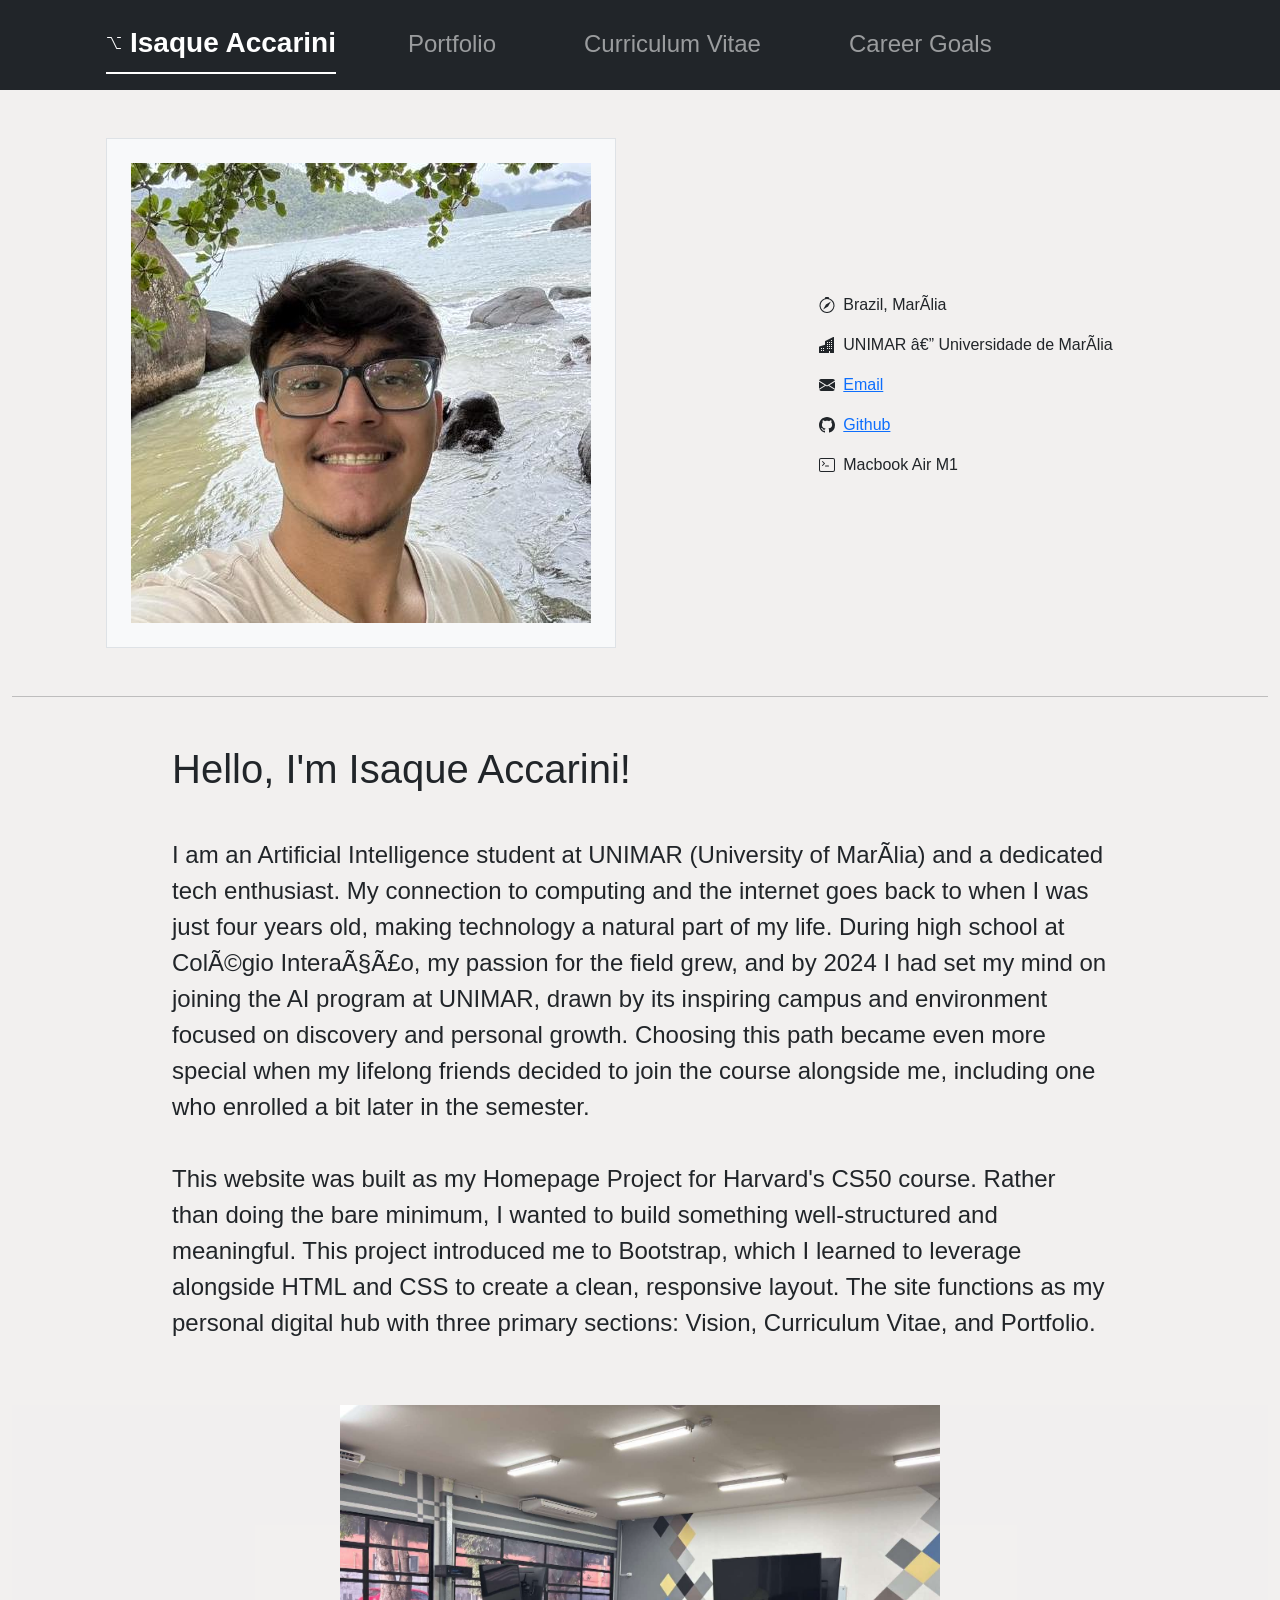
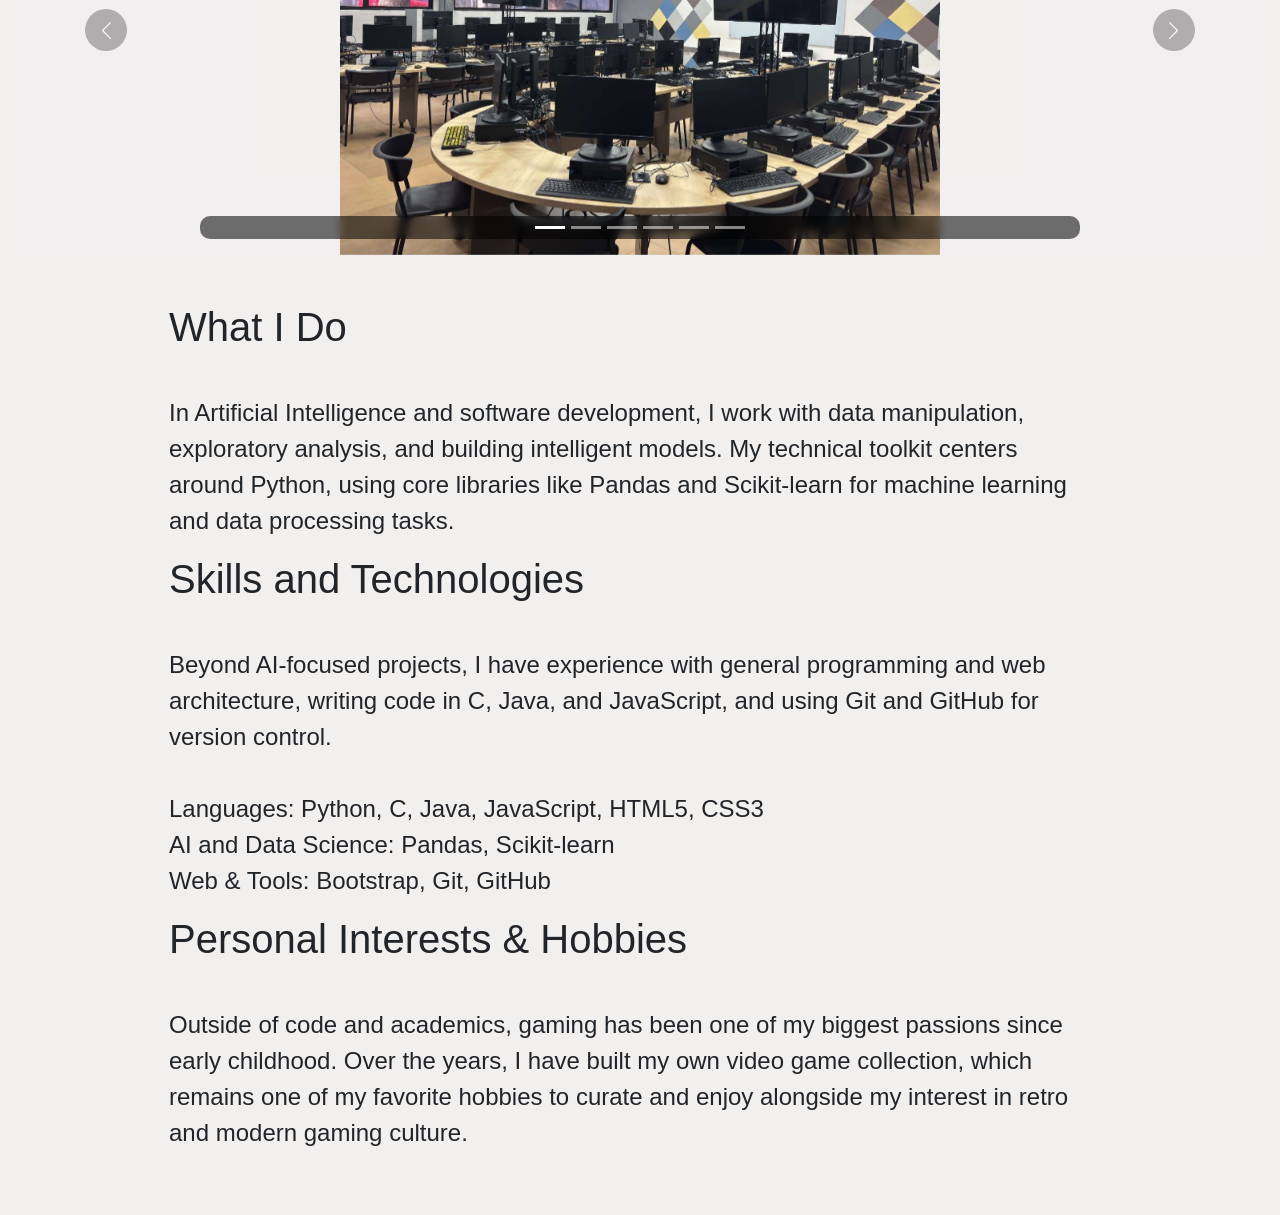
<file: index.html>
<!DOCTYPE html>

<html lang="en">

<head>
    <link href="https://fonts.cdnfonts.com/css/sf-pro-display" rel="stylesheet">
    <link href="https://cdn.jsdelivr.net/npm/bootstrap@5.3.8/dist/css/bootstrap.min.css" rel="stylesheet"
        integrity="sha384-sRIl4kxILFvY47J16cr9ZwB07vP4J8+LH7qKQnuqkuIAvNWLzeN8tE5YBujZqJLB" crossorigin="anonymous">
    <link href="assets/css/styles.css" rel="stylesheet">
    <title>Isaque Accarini | Aspiring AI Engineer</title>
</head>

<body>
    <header>
        <nav class="navbar navbar-dark navbar-expand-lg bg-dark">
            <div class="container-xl">
                <a href="#" class="navbar-brand ms-4 gap-2 d-inline-flex align-items-center fw-bold fs-3 active">
                    <svg xmlns="http://www.w3.org/2000/svg" width="16" height="16" fill="currentColor"
                        class="bi bi-option" viewBox="0 0 16 16">
                        <path
                            d="M1 2.5a.5.5 0 0 1 .5-.5h3.797a.5.5 0 0 1 .439.26L11 13h3.5a.5.5 0 0 1 0 1h-3.797a.5.5 0 0 1-.439-.26L5 3H1.5a.5.5 0 0 1-.5-.5m10 0a.5.5 0 0 1 .5-.5h3a.5.5 0 0 1 0 1h-3a.5.5 0 0 1-.5-.5" />
                    </svg>
                    Isaque Accarini
                </a>
                <button class="navbar-toggler" type="button" data-bs-toggle="collapse"
                    data-bs-target="#navbarSupportedContent" aria-controls="navbarSupportedContent"
                    aria-expanded="false" aria-label="Toggle navigation">
                    <span class="navbar-toggler-icon"></span>
                </button>
                <div class="collapse navbar-collapse" id="navbarSupportedContent">
                    <ul class="navbar-nav ms-5 me-auto gap-4 fs-4">
                        <li class="nav-item">
                            <a href="pages/portfolio.html" class="nav-link">Portfolio</a>
                        </li>
                        <li class="nav-item ms-lg-5 me-md-5">
                            <a href="pages/cv.html" class="nav-link">Curriculum Vitae</a>
                        </li>
                        <li class="nav-item">
                            <a href="pages/career.html" class="nav-link">Career Goals</a>
                        </li>
                    </ul>
                </div>
            </div>
        </nav>
    </header>
    <main class="bg-offwhite">
        <section>
            <div class="container-xxl mt-5">
                <div class="row mh-500 d-flex flex-column flex-md-row align-items-center g-5">
                    <div class="col-md-6 ps-md-5 text-center text-md-end">
                        <img src="assets/img/profile_picture.jpg" alt="isaque accarini photo"
                            class="rounded-circle-md p-3 p-md-4 border w-30 w-md-100 mw-100 bg-light">
                    </div>
                    <div class="col-md-6 d-flex justify-content-center ">

                        <ul class="list-unstyled d-flex flex-column gap-3">
                            <li class="d-flex align-items-center gap-2">
                                <svg xmlns="http://www.w3.org/2000/svg" width="16" height="16" fill="currentColor"
                                    class="bi bi-compass" viewBox="0 0 16 16">
                                    <path
                                        d="M8 16.016a7.5 7.5 0 0 0 1.962-14.74A1 1 0 0 0 9 0H7a1 1 0 0 0-.962 1.276A7.5 7.5 0 0 0 8 16.016m6.5-7.5a6.5 6.5 0 1 1-13 0 6.5 6.5 0 0 1 13 0" />
                                    <path d="m6.94 7.44 4.95-2.83-2.83 4.95-4.949 2.83 2.828-4.95z" />
                                </svg>
                                Brazil, Marília
                            </li>
                            <li class="d-flex align-items-center gap-2">
                                <svg xmlns="http://www.w3.org/2000/svg" width="16" height="16" fill="currentColor"
                                    class="bi bi-buildings-fill" viewBox="0 0 16 16">
                                    <path
                                        d="M15 .5a.5.5 0 0 0-.724-.447l-8 4A.5.5 0 0 0 6 4.5v3.14L.342 9.526A.5.5 0 0 0 0 10v5.5a.5.5 0 0 0 .5.5h9a.5.5 0 0 0 .5-.5V14h1v1.5a.5.5 0 0 0 .5.5h3a.5.5 0 0 0 .5-.5zM2 11h1v1H2zm2 0h1v1H4zm-1 2v1H2v-1zm1 0h1v1H4zm9-10v1h-1V3zM8 5h1v1H8zm1 2v1H8V7zM8 9h1v1H8zm2 0h1v1h-1zm-1 2v1H8v-1zm1 0h1v1h-1zm3-2v1h-1V9zm-1 2h1v1h-1zm-2-4h1v1h-1zm3 0v1h-1V7zm-2-2v1h-1V5zm1 0h1v1h-1z" />
                                </svg>
                                UNIMAR — Universidade de Marília
                            </li>
                            <li class="d-flex align-items-center gap-2">
                                <svg xmlns="http://www.w3.org/2000/svg" width="16" height="16" fill="currentColor"
                                    class="bi bi-envelope-fill" viewBox="0 0 16 16">
                                    <path
                                        d="M.05 3.555A2 2 0 0 1 2 2h12a2 2 0 0 1 1.95 1.555L8 8.414zM0 4.697v7.104l5.803-3.558zM6.761 8.83l-6.57 4.027A2 2 0 0 0 2 14h12a2 2 0 0 0 1.808-1.144l-6.57-4.027L8 9.586zm3.436-.586L16 11.801V4.697z" />
                                </svg>
                                <a href="mailto:isaqueaccarini@gmail.com">Email</a>
                            </li>
                            <li class="d-flex align-items-center gap-2">
                                <svg xmlns="http://www.w3.org/2000/svg" width="16" height="16" fill="currentColor"
                                    class="bi bi-github" viewBox="0 0 16 16">
                                    <path
                                        d="M8 0C3.58 0 0 3.58 0 8c0 3.54 2.29 6.53 5.47 7.59.4.07.55-.17.55-.38 0-.19-.01-.82-.01-1.49-2.01.37-2.53-.49-2.69-.94-.09-.23-.48-.94-.82-1.13-.28-.15-.68-.52-.01-.53.63-.01 1.08.58 1.23.82.72 1.21 1.87.87 2.33.66.07-.52.28-.87.51-1.07-1.78-.2-3.64-.89-3.64-3.95 0-.87.31-1.59.82-2.15-.08-.2-.36-1.02.08-2.12 0 0 .67-.21 2.2.82.64-.18 1.32-.27 2-.27s1.36.09 2 .27c1.53-1.04 2.2-.82 2.2-.82.44 1.1.16 1.92.08 2.12.51.56.82 1.27.82 2.15 0 3.07-1.87 3.75-3.65 3.95.29.25.54.73.54 1.48 0 1.07-.01 1.93-.01 2.2 0 .21.15.46.55.38A8.01 8.01 0 0 0 16 8c0-4.42-3.58-8-8-8" />
                                </svg>
                                <a href="https://github.com/isaqueaccarini">Github</a>
                            </li>
                            <li class="d-flex align-items-center gap-2">
                                <svg xmlns="http://www.w3.org/2000/svg" width="16" height="16" fill="currentColor"
                                    class="bi bi-terminal" viewBox="0 0 16 16">
                                    <path
                                        d="M6 9a.5.5 0 0 1 .5-.5h3a.5.5 0 0 1 0 1h-3A.5.5 0 0 1 6 9M3.854 4.146a.5.5 0 1 0-.708.708L4.793 6.5 3.146 8.146a.5.5 0 1 0 .708.708l2-2a.5.5 0 0 0 0-.708z" />
                                    <path
                                        d="M2 1a2 2 0 0 0-2 2v10a2 2 0 0 0 2 2h12a2 2 0 0 0 2-2V3a2 2 0 0 0-2-2zm12 1a1 1 0 0 1 1 1v10a1 1 0 0 1-1 1H2a1 1 0 0 1-1-1V3a1 1 0 0 1 1-1z" />
                                </svg>
                                Macbook Air M1
                            </li>
                        </ul>
                    </div>
                </div>

            </div>
        </section>
        <div class="container-xxl mt-5">
            <hr>
        </div>
        <section>
            <div class="container-xxl">

                <div class="row justify-content-center my-5">
                    <div class="col-md-9">
                        <h1>Hello, I'm Isaque Accarini!</h1>
                        <p class="fs-4">
                            <br>
                            I am an Artificial Intelligence student at UNIMAR (University of Marília) and a dedicated
                            tech enthusiast. My connection to computing and the internet goes back to when I was just
                            four years old, making technology a natural part of my life. During high school at Colégio
                            Interação, my passion for the field grew, and by 2024 I had set my mind on joining the AI
                            program at UNIMAR, drawn by its inspiring campus and environment focused on discovery and
                            personal growth. Choosing this path became even more special when my lifelong friends
                            decided to join the course alongside me, including one who enrolled a bit later in the
                            semester.
                            <br>
                            <br>
                            This website was built as my Homepage Project for Harvard's CS50 course. Rather than doing
                            the bare minimum, I wanted to build something well-structured and meaningful. This project
                            introduced me to Bootstrap, which I learned to leverage alongside HTML and CSS to create a
                            clean, responsive layout. The site functions as my personal digital hub with three primary
                            sections: Vision, Curriculum Vitae, and Portfolio.
                        </p>
                    </div>
                </div>

                <div class="row">
                    <div class="col">
                        <div id="carouselExampleIndicators" class="carousel carousel-light slide">
                            <div class="carousel-indicators">
                                <button type="button" data-bs-target="#carouselExampleIndicators" data-bs-slide-to="0"
                                    class="active" aria-current="true" aria-label="Slide 1"></button>
                                <button type="button" data-bs-target="#carouselExampleIndicators" data-bs-slide-to="1"
                                    aria-label="Slide 2"></button>
                                <button type="button" data-bs-target="#carouselExampleIndicators" data-bs-slide-to="2"
                                    aria-label="Slide 3"></button>
                                <button type="button" data-bs-target="#carouselExampleIndicators" data-bs-slide-to="3"
                                    aria-label="Slide 4"></button>
                                <button type="button" data-bs-target="#carouselExampleIndicators" data-bs-slide-to="4"
                                    aria-label="Slide 5"></button>
                                <button type="button" data-bs-target="#carouselExampleIndicators" data-bs-slide-to="5"
                                    aria-label="Slide 6"></button>
                            </div>
                            <div class="carousel-inner bg-offwhite2">
                                <div class="carousel-item active">
                                    <img src="assets/img/carousel_img_1.jpg" class="d-block w-100 square-img"
                                        alt="Carousel image 1">
                                </div>
                                <div class="carousel-item">
                                    <img src="assets/img/carousel_img_2.jpg" class="d-block w-100 square-img"
                                        alt="Carousel image 2">
                                </div>
                                <div class="carousel-item">
                                    <img src="assets/img/carousel_img_3.jpg" class="d-block w-100 square-img"
                                        alt="Carousel image 3">
                                </div>
                                <div class="carousel-item">
                                    <img src="assets/img/carousel_img_4.jpg" class="d-block w-100 square-img"
                                        alt="Carousel image 4">
                                </div>
                                <div class="carousel-item">
                                    <img src="assets/img/carousel_img_5.jpg" class="d-block w-100 square-img"
                                        alt="Carousel image 5">
                                </div>
                                <div class="carousel-item">
                                    <img src="assets/img/carousel_img_6.jpg" class="d-block w-100 square-img"
                                        alt="Carousel image 6">
                                </div>
                            </div>
                            <button class="carousel-control-prev" type="button"
                                data-bs-target="#carouselExampleIndicators" data-bs-slide="prev">
                                <span class="carousel-control-prev-icon" aria-hidden="true"></span>
                                <span class="visually-hidden">Previous</span>
                            </button>
                            <button class="carousel-control-next" type="button"
                                data-bs-target="#carouselExampleIndicators" data-bs-slide="next">
                                <span class="carousel-control-next-icon" aria-hidden="true"></span>
                                <span class="visually-hidden">Next</span>
                            </button>
                        </div>
                    </div>
                </div>

                <div class="row">
                    <div class="row justify-content-center my-5">
                        <div class="col-md-9">
                            <h1>What I Do</h1>
                            <p class="fs-4">
                                <br>
                                In Artificial Intelligence and software development, I work with data manipulation,
                                exploratory analysis, and building intelligent models. My technical toolkit centers
                                around Python, using core libraries like Pandas and Scikit-learn for machine learning
                                and data processing tasks.
                            </p>
                            <h1>Skills and Technologies</h1>
                            <p class="fs-4">
                                <br>
                                Beyond AI-focused projects, I have experience with general programming and web
                                architecture, writing code in C, Java, and JavaScript, and using Git and GitHub for
                                version control.
                                <br>
                                <br>
                                Languages: Python, C, Java, JavaScript, HTML5, CSS3<br>
                                AI and Data Science: Pandas, Scikit-learn<br>
                                Web & Tools: Bootstrap, Git, GitHub
                            </p>
                            <h1>Personal Interests & Hobbies</h1>
                            <p class="fs-4">
                                <br>
                                Outside of code and academics, gaming has been one of my biggest passions since early
                                childhood. Over the years, I have built my own video game collection, which remains one
                                of my favorite hobbies to curate and enjoy alongside my interest in retro and modern
                                gaming culture.
                            </p>
                        </div>
                    </div>
                </div>

            </div>
        </section>
    </main>
    <script src="https://cdn.jsdelivr.net/npm/bootstrap@5.3.8/dist/js/bootstrap.bundle.min.js"
        integrity="sha384-FKyoEForCGlyvwx9Hj09JcYn3nv7wiPVlz7YYwJrWVcXK/BmnVDxM+D2scQbITxI" crossorigin="anonymous">
        </script>
</body>

</html>
</file>
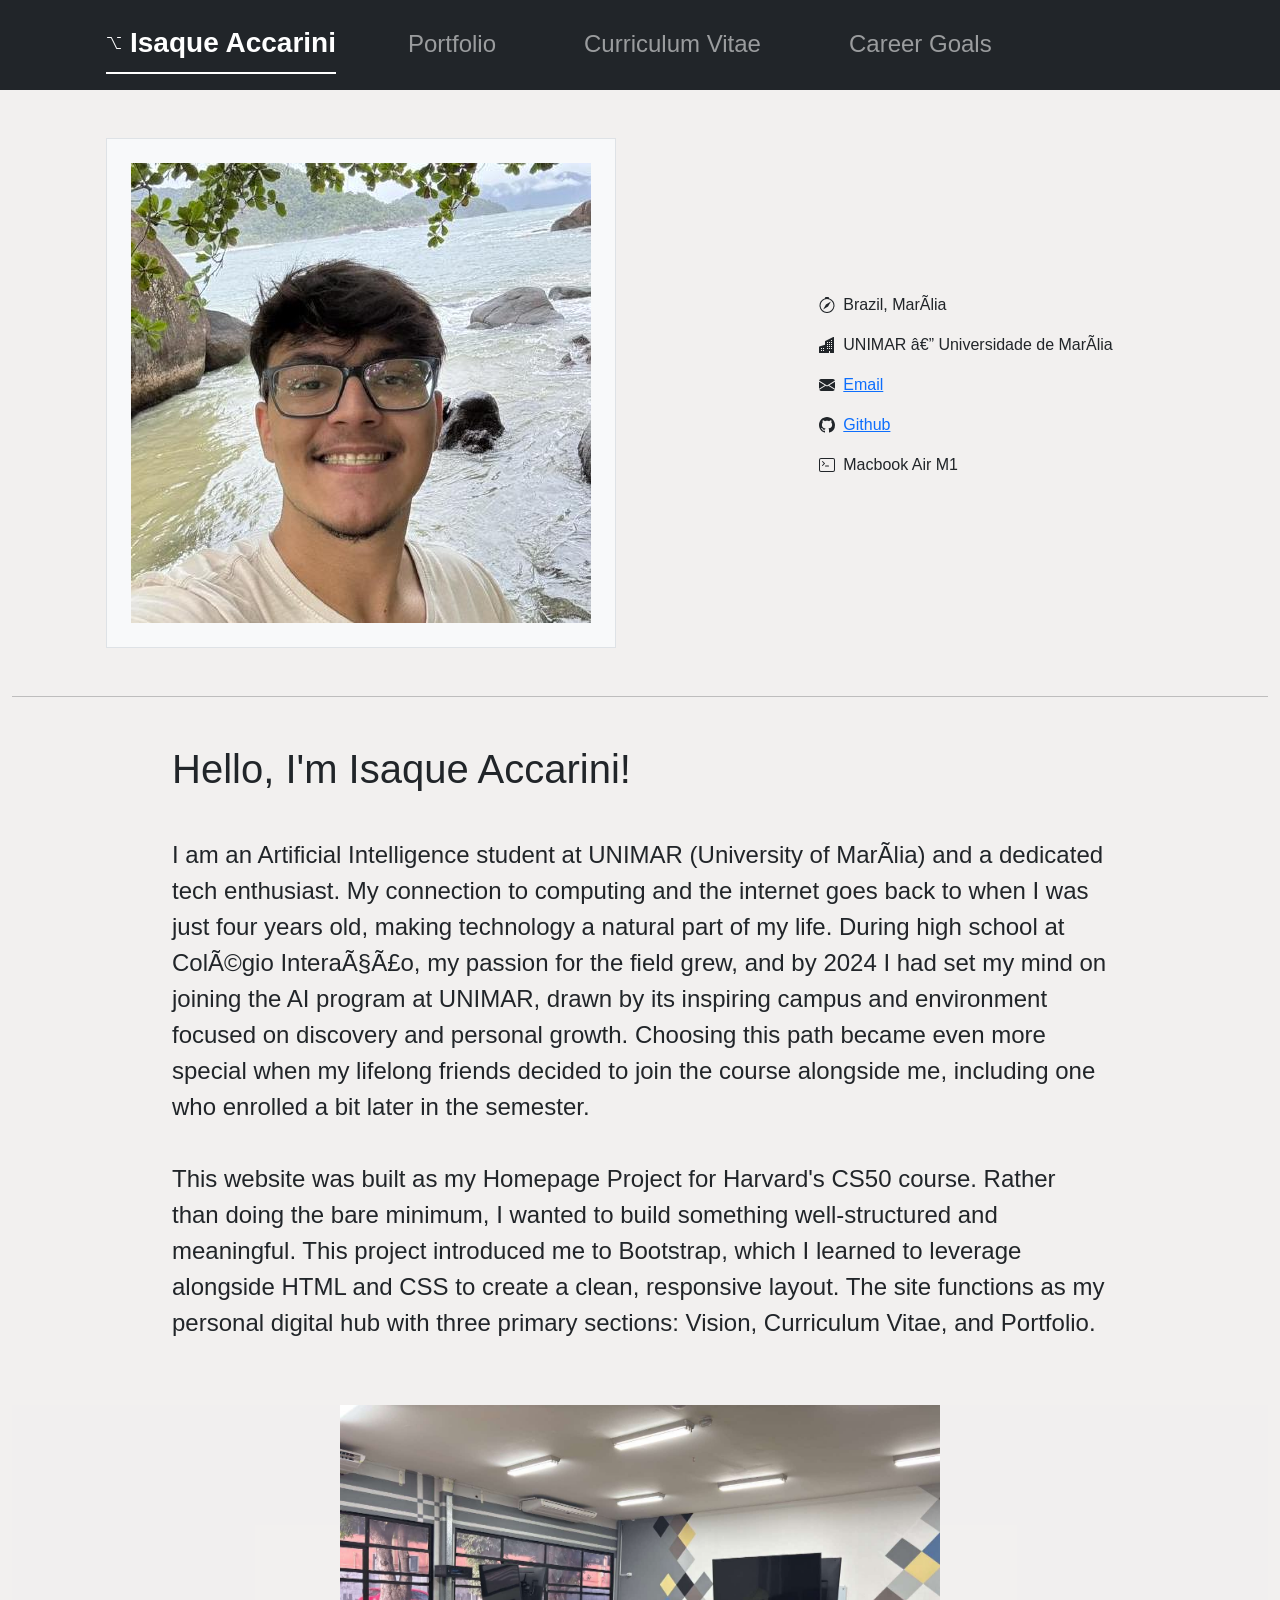
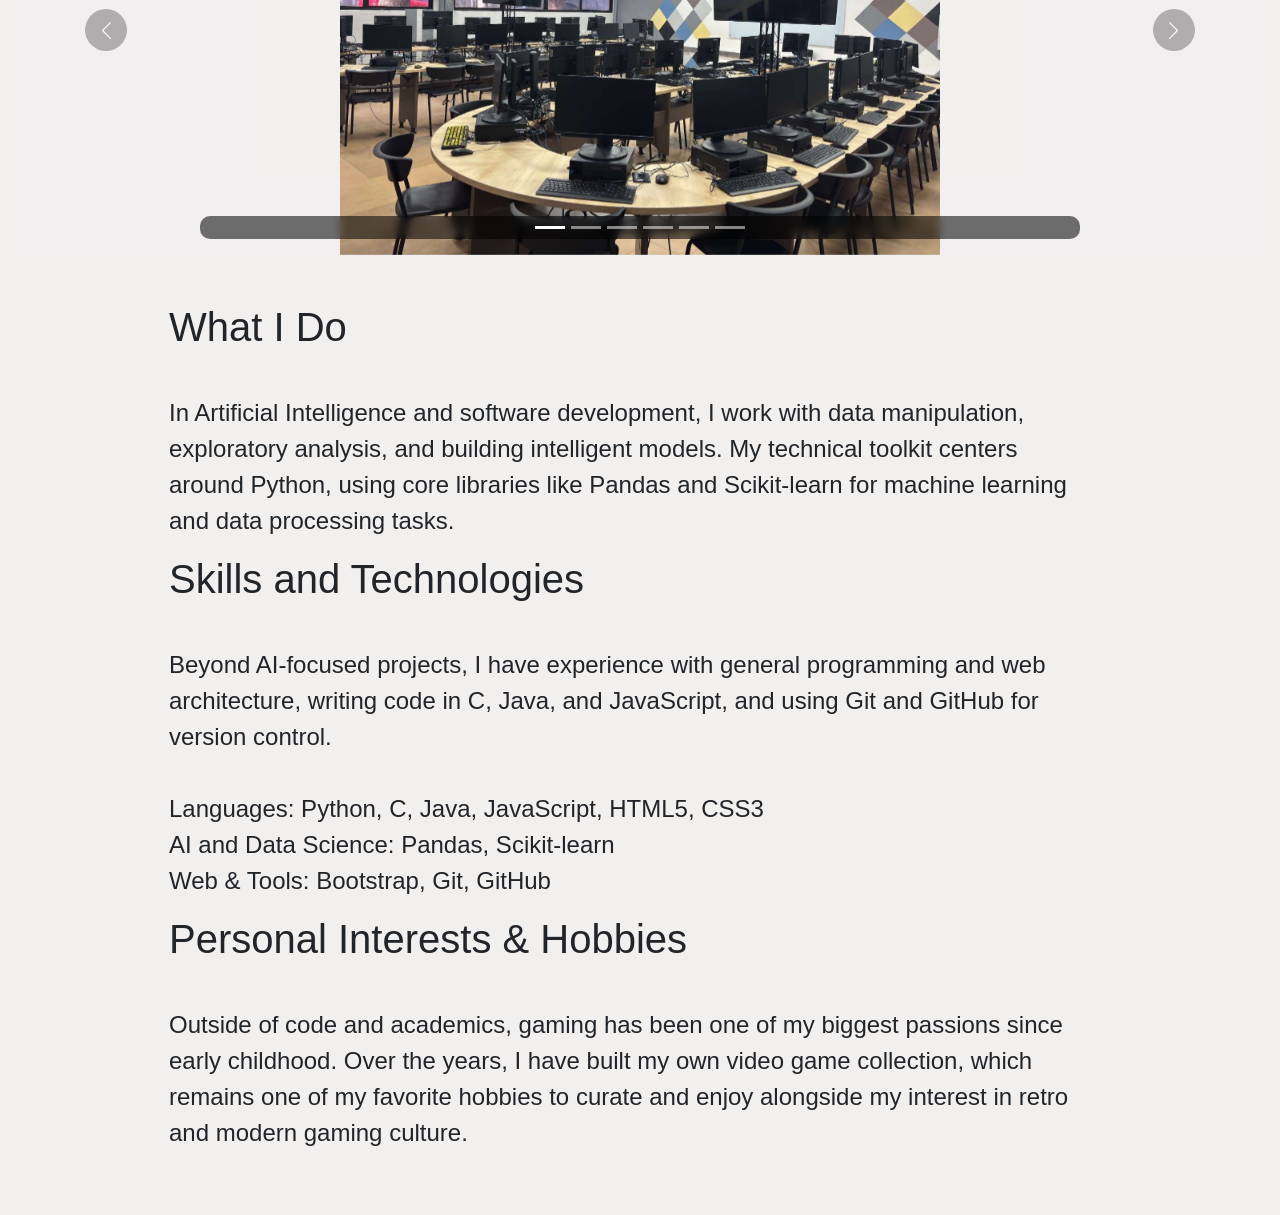
<file: pages/index.html>
<!DOCTYPE html>

<html lang="en">

<head>
    <link href="https://fonts.cdnfonts.com/css/sf-pro-display" rel="stylesheet">
    <link href="https://cdn.jsdelivr.net/npm/bootstrap@5.3.8/dist/css/bootstrap.min.css" rel="stylesheet"
        integrity="sha384-sRIl4kxILFvY47J16cr9ZwB07vP4J8+LH7qKQnuqkuIAvNWLzeN8tE5YBujZqJLB" crossorigin="anonymous">
    <link href="../assets/css/styles.css" rel="stylesheet">
    <title>Isaque Accarini | Aspiring AI Engineer</title>
</head>

<body>
    <header>
        <nav class="navbar navbar-dark navbar-expand-lg bg-dark">
            <div class="container-xl">
                <a href="#" class="navbar-brand ms-4 gap-2 d-inline-flex align-items-center fw-bold fs-3 active">
                    <svg xmlns="http://www.w3.org/2000/svg" width="16" height="16" fill="currentColor"
                        class="bi bi-option" viewBox="0 0 16 16">
                        <path
                            d="M1 2.5a.5.5 0 0 1 .5-.5h3.797a.5.5 0 0 1 .439.26L11 13h3.5a.5.5 0 0 1 0 1h-3.797a.5.5 0 0 1-.439-.26L5 3H1.5a.5.5 0 0 1-.5-.5m10 0a.5.5 0 0 1 .5-.5h3a.5.5 0 0 1 0 1h-3a.5.5 0 0 1-.5-.5" />
                    </svg>
                    Isaque Accarini
                </a>
                <button class="navbar-toggler" type="button" data-bs-toggle="collapse"
                    data-bs-target="#navbarSupportedContent" aria-controls="navbarSupportedContent"
                    aria-expanded="false" aria-label="Toggle navigation">
                    <span class="navbar-toggler-icon"></span>
                </button>
                <div class="collapse navbar-collapse" id="navbarSupportedContent">
                    <ul class="navbar-nav ms-5 me-auto gap-4 fs-4">
                        <li class="nav-item">
                            <a href="portfolio.html" class="nav-link">Portfolio</a>
                        </li>
                        <li class="nav-item ms-lg-5 me-md-5">
                            <a href="cv.html" class="nav-link">Curriculum Vitae</a>
                        </li>
                        <li class="nav-item">
                            <a href="career.html" class="nav-link">Career Goals</a>
                        </li>
                    </ul>
                </div>
            </div>
        </nav>
    </header>
    <main class="bg-offwhite">
        <section>
            <div class="container-xxl mt-5">
                <div class="row mh-500 d-flex flex-column flex-md-row align-items-center g-5">
                    <div class="col-md-6 ps-md-5 text-center text-md-end">
                        <img src="../assets/img/profile_picture.jpg" alt="isaque accarini photo"
                            class="rounded-circle-md p-3 p-md-4 border w-30 w-md-100 mw-100 bg-light">
                    </div>
                    <div class="col-md-6 d-flex justify-content-center ">

                        <ul class="list-unstyled d-flex flex-column gap-3">
                            <li class="d-flex align-items-center gap-2">
                                <svg xmlns="http://www.w3.org/2000/svg" width="16" height="16" fill="currentColor"
                                    class="bi bi-compass" viewBox="0 0 16 16">
                                    <path
                                        d="M8 16.016a7.5 7.5 0 0 0 1.962-14.74A1 1 0 0 0 9 0H7a1 1 0 0 0-.962 1.276A7.5 7.5 0 0 0 8 16.016m6.5-7.5a6.5 6.5 0 1 1-13 0 6.5 6.5 0 0 1 13 0" />
                                    <path d="m6.94 7.44 4.95-2.83-2.83 4.95-4.949 2.83 2.828-4.95z" />
                                </svg>
                                Brazil, Marília
                            </li>
                            <li class="d-flex align-items-center gap-2">
                                <svg xmlns="http://www.w3.org/2000/svg" width="16" height="16" fill="currentColor"
                                    class="bi bi-buildings-fill" viewBox="0 0 16 16">
                                    <path
                                        d="M15 .5a.5.5 0 0 0-.724-.447l-8 4A.5.5 0 0 0 6 4.5v3.14L.342 9.526A.5.5 0 0 0 0 10v5.5a.5.5 0 0 0 .5.5h9a.5.5 0 0 0 .5-.5V14h1v1.5a.5.5 0 0 0 .5.5h3a.5.5 0 0 0 .5-.5zM2 11h1v1H2zm2 0h1v1H4zm-1 2v1H2v-1zm1 0h1v1H4zm9-10v1h-1V3zM8 5h1v1H8zm1 2v1H8V7zM8 9h1v1H8zm2 0h1v1h-1zm-1 2v1H8v-1zm1 0h1v1h-1zm3-2v1h-1V9zm-1 2h1v1h-1zm-2-4h1v1h-1zm3 0v1h-1V7zm-2-2v1h-1V5zm1 0h1v1h-1z" />
                                </svg>
                                UNIMAR — Universidade de Marília
                            </li>
                            <li class="d-flex align-items-center gap-2">
                                <svg xmlns="http://www.w3.org/2000/svg" width="16" height="16" fill="currentColor"
                                    class="bi bi-envelope-fill" viewBox="0 0 16 16">
                                    <path
                                        d="M.05 3.555A2 2 0 0 1 2 2h12a2 2 0 0 1 1.95 1.555L8 8.414zM0 4.697v7.104l5.803-3.558zM6.761 8.83l-6.57 4.027A2 2 0 0 0 2 14h12a2 2 0 0 0 1.808-1.144l-6.57-4.027L8 9.586zm3.436-.586L16 11.801V4.697z" />
                                </svg>
                                <a href="mailto:isaqueaccarini@gmail.com">Email</a>
                            </li>
                            <li class="d-flex align-items-center gap-2">
                                <svg xmlns="http://www.w3.org/2000/svg" width="16" height="16" fill="currentColor"
                                    class="bi bi-github" viewBox="0 0 16 16">
                                    <path
                                        d="M8 0C3.58 0 0 3.58 0 8c0 3.54 2.29 6.53 5.47 7.59.4.07.55-.17.55-.38 0-.19-.01-.82-.01-1.49-2.01.37-2.53-.49-2.69-.94-.09-.23-.48-.94-.82-1.13-.28-.15-.68-.52-.01-.53.63-.01 1.08.58 1.23.82.72 1.21 1.87.87 2.33.66.07-.52.28-.87.51-1.07-1.78-.2-3.64-.89-3.64-3.95 0-.87.31-1.59.82-2.15-.08-.2-.36-1.02.08-2.12 0 0 .67-.21 2.2.82.64-.18 1.32-.27 2-.27s1.36.09 2 .27c1.53-1.04 2.2-.82 2.2-.82.44 1.1.16 1.92.08 2.12.51.56.82 1.27.82 2.15 0 3.07-1.87 3.75-3.65 3.95.29.25.54.73.54 1.48 0 1.07-.01 1.93-.01 2.2 0 .21.15.46.55.38A8.01 8.01 0 0 0 16 8c0-4.42-3.58-8-8-8" />
                                </svg>
                                <a href="https://github.com/isaqueaccarini">Github</a>
                            </li>
                            <li class="d-flex align-items-center gap-2">
                                <svg xmlns="http://www.w3.org/2000/svg" width="16" height="16" fill="currentColor"
                                    class="bi bi-terminal" viewBox="0 0 16 16">
                                    <path
                                        d="M6 9a.5.5 0 0 1 .5-.5h3a.5.5 0 0 1 0 1h-3A.5.5 0 0 1 6 9M3.854 4.146a.5.5 0 1 0-.708.708L4.793 6.5 3.146 8.146a.5.5 0 1 0 .708.708l2-2a.5.5 0 0 0 0-.708z" />
                                    <path
                                        d="M2 1a2 2 0 0 0-2 2v10a2 2 0 0 0 2 2h12a2 2 0 0 0 2-2V3a2 2 0 0 0-2-2zm12 1a1 1 0 0 1 1 1v10a1 1 0 0 1-1 1H2a1 1 0 0 1-1-1V3a1 1 0 0 1 1-1z" />
                                </svg>
                                Macbook Air M1
                            </li>
                        </ul>
                    </div>
                </div>

            </div>
        </section>
        <div class="container-xxl mt-5">
            <hr>
        </div>
        <section>
            <div class="container-xxl">

                <div class="row justify-content-center my-5">
                    <div class="col-md-9">
                        <h1>Hello, I'm Isaque Accarini!</h1>
                        <p class="fs-4">
                            <br>
                            I am an Artificial Intelligence student at UNIMAR (University of Marília) and a dedicated
                            tech enthusiast. My connection to computing and the internet goes back to when I was just
                            four years old, making technology a natural part of my life. During high school at Colégio
                            Interação, my passion for the field grew, and by 2024 I had set my mind on joining the AI
                            program at UNIMAR, drawn by its inspiring campus and environment focused on discovery and
                            personal growth. Choosing this path became even more special when my lifelong friends
                            decided to join the course alongside me, including one who enrolled a bit later in the
                            semester.
                            <br>
                            <br>
                            This website was built as my Homepage Project for Harvard's CS50 course. Rather than doing
                            the bare minimum, I wanted to build something well-structured and meaningful. This project
                            introduced me to Bootstrap, which I learned to leverage alongside HTML and CSS to create a
                            clean, responsive layout. The site functions as my personal digital hub with three primary
                            sections: Vision, Curriculum Vitae, and Portfolio.
                        </p>
                    </div>
                </div>

                <div class="row">
                    <div class="col">
                        <div id="carouselExampleIndicators" class="carousel carousel-light slide">
                            <div class="carousel-indicators">
                                <button type="button" data-bs-target="#carouselExampleIndicators" data-bs-slide-to="0"
                                    class="active" aria-current="true" aria-label="Slide 1"></button>
                                <button type="button" data-bs-target="#carouselExampleIndicators" data-bs-slide-to="1"
                                    aria-label="Slide 2"></button>
                                <button type="button" data-bs-target="#carouselExampleIndicators" data-bs-slide-to="2"
                                    aria-label="Slide 3"></button>
                                <button type="button" data-bs-target="#carouselExampleIndicators" data-bs-slide-to="3"
                                    aria-label="Slide 4"></button>
                                <button type="button" data-bs-target="#carouselExampleIndicators" data-bs-slide-to="4"
                                    aria-label="Slide 5"></button>
                                <button type="button" data-bs-target="#carouselExampleIndicators" data-bs-slide-to="5"
                                    aria-label="Slide 6"></button>
                            </div>
                            <div class="carousel-inner bg-offwhite2">
                                <div class="carousel-item active">
                                    <img src="../assets/img/carousel_img_1.jpg" class="d-block w-100 square-img"
                                        alt="Carousel image 1">
                                </div>
                                <div class="carousel-item">
                                    <img src="../assets/img/carousel_img_2.jpg" class="d-block w-100 square-img"
                                        alt="Carousel image 2">
                                </div>
                                <div class="carousel-item">
                                    <img src="../assets/img/carousel_img_3.jpg" class="d-block w-100 square-img"
                                        alt="Carousel image 3">
                                </div>
                                <div class="carousel-item">
                                    <img src="../assets/img/carousel_img_4.jpg" class="d-block w-100 square-img"
                                        alt="Carousel image 4">
                                </div>
                                <div class="carousel-item">
                                    <img src="../assets/img/carousel_img_5.jpg" class="d-block w-100 square-img"
                                        alt="Carousel image 5">
                                </div>
                                <div class="carousel-item">
                                    <img src="../assets/img/carousel_img_6.jpg" class="d-block w-100 square-img"
                                        alt="Carousel image 6">
                                </div>
                            </div>
                            <button class="carousel-control-prev" type="button"
                                data-bs-target="#carouselExampleIndicators" data-bs-slide="prev">
                                <span class="carousel-control-prev-icon" aria-hidden="true"></span>
                                <span class="visually-hidden">Previous</span>
                            </button>
                            <button class="carousel-control-next" type="button"
                                data-bs-target="#carouselExampleIndicators" data-bs-slide="next">
                                <span class="carousel-control-next-icon" aria-hidden="true"></span>
                                <span class="visually-hidden">Next</span>
                            </button>
                        </div>
                    </div>
                </div>

                <div class="row">
                    <div class="row justify-content-center my-5">
                        <div class="col-md-9">
                            <h1>What I Do</h1>
                            <p class="fs-4">
                                <br>
                                In Artificial Intelligence and software development, I work with data manipulation,
                                exploratory analysis, and building intelligent models. My technical toolkit centers
                                around Python, using core libraries like Pandas and Scikit-learn for machine learning
                                and data processing tasks.
                            </p>
                            <h1>Skills and Technologies</h1>
                            <p class="fs-4">
                                <br>
                                Beyond AI-focused projects, I have experience with general programming and web
                                architecture, writing code in C, Java, and JavaScript, and using Git and GitHub for
                                version control.
                                <br>
                                <br>
                                Languages: Python, C, Java, JavaScript, HTML5, CSS3<br>
                                AI and Data Science: Pandas, Scikit-learn<br>
                                Web & Tools: Bootstrap, Git, GitHub
                            </p>
                            <h1>Personal Interests & Hobbies</h1>
                            <p class="fs-4">
                                <br>
                                Outside of code and academics, gaming has been one of my biggest passions since early
                                childhood. Over the years, I have built my own video game collection, which remains one
                                of my favorite hobbies to curate and enjoy alongside my interest in retro and modern
                                gaming culture.
                            </p>
                        </div>
                    </div>
                </div>

            </div>
        </section>
    </main>
    <script src="https://cdn.jsdelivr.net/npm/bootstrap@5.3.8/dist/js/bootstrap.bundle.min.js"
        integrity="sha384-FKyoEForCGlyvwx9Hj09JcYn3nv7wiPVlz7YYwJrWVcXK/BmnVDxM+D2scQbITxI" crossorigin="anonymous">
        </script>
</body>

</html>
</file>
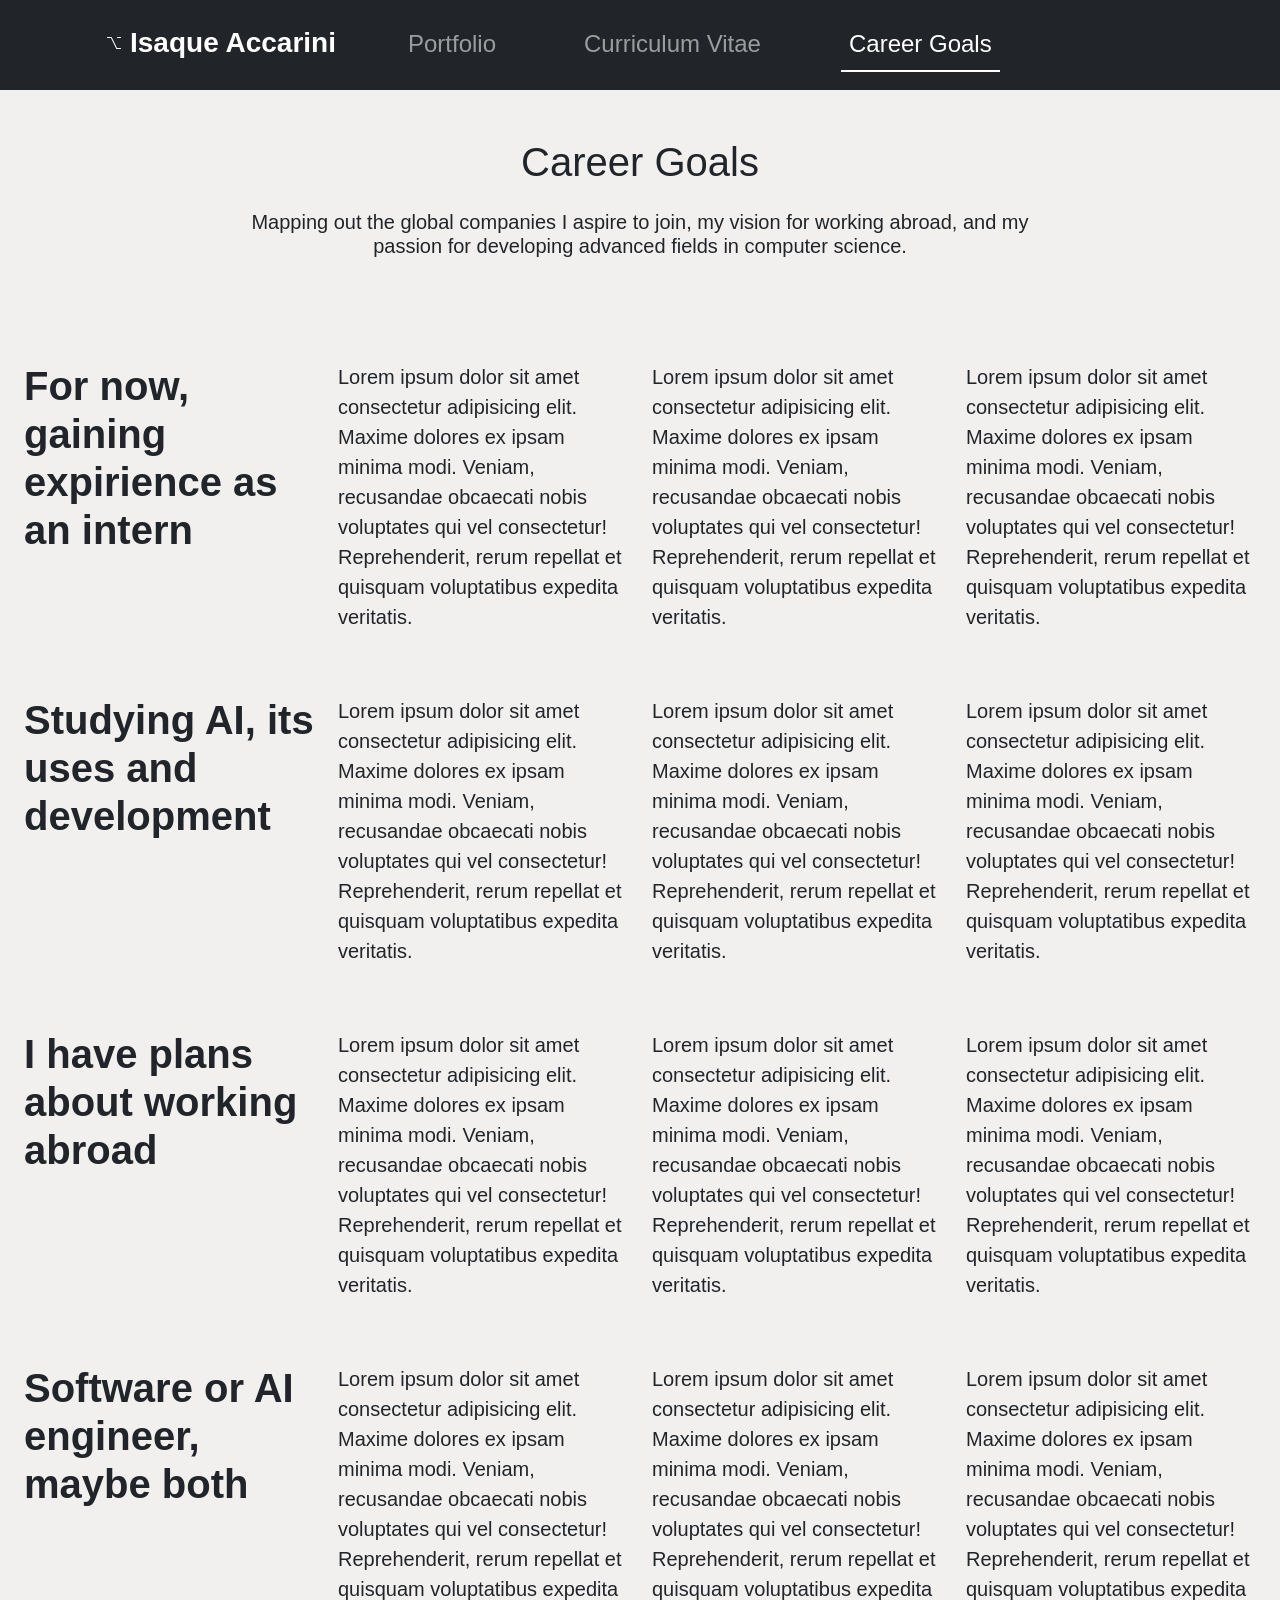
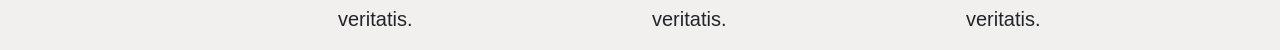
<file: pages/career.html>
<!DOCTYPE html>

<html lang="en">

<head>
    <link href="https://fonts.cdnfonts.com/css/sf-pro-display" rel="stylesheet">
    <link href="https://cdn.jsdelivr.net/npm/bootstrap@5.3.8/dist/css/bootstrap.min.css" rel="stylesheet"
        integrity="sha384-sRIl4kxILFvY47J16cr9ZwB07vP4J8+LH7qKQnuqkuIAvNWLzeN8tE5YBujZqJLB" crossorigin="anonymous">
    <link href="../assets/css/styles.css" rel="stylesheet">
    <link href="../assets/css/career.css" rel="stylesheet">
    <title>Isaque Accarini | Aspiring AI Engineer</title>
</head>

<body>
    <header>
        <nav class="navbar navbar-dark navbar-expand-lg bg-dark">
            <div class="container-xl">
                <a href="../index.html" class="navbar-brand ms-4 gap-2 d-inline-flex align-items-center fw-bold fs-3">
                    <svg xmlns="http://www.w3.org/2000/svg" width="16" height="16" fill="currentColor"
                        class="bi bi-option" viewBox="0 0 16 16">
                        <path
                            d="M1 2.5a.5.5 0 0 1 .5-.5h3.797a.5.5 0 0 1 .439.26L11 13h3.5a.5.5 0 0 1 0 1h-3.797a.5.5 0 0 1-.439-.26L5 3H1.5a.5.5 0 0 1-.5-.5m10 0a.5.5 0 0 1 .5-.5h3a.5.5 0 0 1 0 1h-3a.5.5 0 0 1-.5-.5" />
                    </svg>
                    Isaque Accarini
                </a>
                <button class="navbar-toggler" type="button" data-bs-toggle="collapse"
                    data-bs-target="#navbarSupportedContent" aria-controls="navbarSupportedContent"
                    aria-expanded="false" aria-label="Toggle navigation">
                    <span class="navbar-toggler-icon"></span>
                </button>
                <div class="collapse navbar-collapse" id="navbarSupportedContent">
                    <ul class="navbar-nav ms-5 me-auto gap-4 fs-4">
                        <li class="nav-item">
                            <a href="portfolio.html" class="nav-link">Portfolio</a>
                        </li>
                        <li class="nav-item ms-lg-5 me-md-5">
                            <a href="cv.html" class="nav-link">Curriculum Vitae</a>
                        </li>
                        <li class="nav-item">
                            <a href="#" class="nav-link active">Career Goals</a>
                        </li>
                    </ul>
                </div>
            </div>
        </nav>
    </header>
    <main class="bg-offwhite">

        <section>
            <div class="container-xxl py-5 text-center ">
                <div class="row">
                    <div class="col">
                        <h1>Career Goals</h1>
                    </div>
                </div>
                <div class="row mt-3 d-flex justify-content-center">
                    <div class="col-12 col-md-6 col-lg-8">
                        <h5>
                            Mapping out the global companies I aspire to join,
                            my vision for working abroad, and my passion for
                            developing advanced fields in computer science.
                        </h5>
                    </div>
                </div>
            </div>
        </section>

        <section>
            <div class="container-xxl pt-5 d-flex flex-column gap-5">

                <div class="overflow-x-auto">
                    <div class="row mx-0 fs-5 flex-nowrap" style=" min-width: 1000px;">
                        <div class="col-3">
                            <h1 class="wide-font">For now, gaining expirience as an intern</h1>
                        </div>
                        <div class="col-3">
                            <p>
                                Lorem ipsum dolor sit amet consectetur adipisicing elit. Maxime dolores ex ipsam minima
                                modi.
                                Veniam, recusandae obcaecati nobis voluptates qui vel consectetur! Reprehenderit, rerum
                                repellat et quisquam voluptatibus expedita veritatis.
                            </p>
                        </div>
                        <div class="col-3">
                            <p>
                                Lorem ipsum dolor sit amet consectetur adipisicing elit. Maxime dolores ex ipsam minima
                                modi.
                                Veniam, recusandae obcaecati nobis voluptates qui vel consectetur! Reprehenderit, rerum
                                repellat et quisquam voluptatibus expedita veritatis.
                            </p>
                        </div>
                        <div class="col-3">
                            <p>
                                Lorem ipsum dolor sit amet consectetur adipisicing elit. Maxime dolores ex ipsam minima
                                modi.
                                Veniam, recusandae obcaecati nobis voluptates qui vel consectetur! Reprehenderit, rerum
                                repellat et quisquam voluptatibus expedita veritatis.
                            </p>
                        </div>
                    </div>
                </div>

                <div class="overflow-x-auto">
                    <div class="row mx-0 fs-5 flex-nowrap" style=" min-width: 1000px;">
                        <div class="col-3">
                            <h1 class="wide-font">Studying AI, its uses and development</h1>
                        </div>
                        <div class="col-3">
                            <p>
                                Lorem ipsum dolor sit amet consectetur adipisicing elit. Maxime dolores ex ipsam minima
                                modi.
                                Veniam, recusandae obcaecati nobis voluptates qui vel consectetur! Reprehenderit, rerum
                                repellat et quisquam voluptatibus expedita veritatis.
                            </p>
                        </div>
                        <div class="col-3">
                            <p>
                                Lorem ipsum dolor sit amet consectetur adipisicing elit. Maxime dolores ex ipsam minima
                                modi.
                                Veniam, recusandae obcaecati nobis voluptates qui vel consectetur! Reprehenderit, rerum
                                repellat et quisquam voluptatibus expedita veritatis.
                            </p>
                        </div>
                        <div class="col-3">
                            <p>
                                Lorem ipsum dolor sit amet consectetur adipisicing elit. Maxime dolores ex ipsam minima
                                modi.
                                Veniam, recusandae obcaecati nobis voluptates qui vel consectetur! Reprehenderit, rerum
                                repellat et quisquam voluptatibus expedita veritatis.
                            </p>
                        </div>
                    </div>
                </div>

                <div class="overflow-x-auto">
                    <div class="row mx-0 fs-5 flex-nowrap" style=" min-width: 1000px;">
                        <div class="col-3">
                            <h1 class="wide-font">I have plans about working abroad</h1>
                        </div>
                        <div class="col-3">
                            <p>
                                Lorem ipsum dolor sit amet consectetur adipisicing elit. Maxime dolores ex ipsam minima
                                modi.
                                Veniam, recusandae obcaecati nobis voluptates qui vel consectetur! Reprehenderit, rerum
                                repellat et quisquam voluptatibus expedita veritatis.
                            </p>
                        </div>
                        <div class="col-3">
                            <p>
                                Lorem ipsum dolor sit amet consectetur adipisicing elit. Maxime dolores ex ipsam minima
                                modi.
                                Veniam, recusandae obcaecati nobis voluptates qui vel consectetur! Reprehenderit, rerum
                                repellat et quisquam voluptatibus expedita veritatis.
                            </p>
                        </div>
                        <div class="col-3">
                            <p>
                                Lorem ipsum dolor sit amet consectetur adipisicing elit. Maxime dolores ex ipsam minima
                                modi.
                                Veniam, recusandae obcaecati nobis voluptates qui vel consectetur! Reprehenderit, rerum
                                repellat et quisquam voluptatibus expedita veritatis.
                            </p>
                        </div>
                    </div>
                </div>

                <div class="overflow-x-auto">
                    <div class="row mx-0 fs-5 flex-nowrap" style=" min-width: 1000px;">
                        <div class="col-3">
                            <h1 class="wide-font">Software or AI engineer, maybe both</h1>
                        </div>
                        <div class="col-3">
                            <p>
                                Lorem ipsum dolor sit amet consectetur adipisicing elit. Maxime dolores ex ipsam minima
                                modi.
                                Veniam, recusandae obcaecati nobis voluptates qui vel consectetur! Reprehenderit, rerum
                                repellat et quisquam voluptatibus expedita veritatis.
                            </p>
                        </div>
                        <div class="col-3">
                            <p>
                                Lorem ipsum dolor sit amet consectetur adipisicing elit. Maxime dolores ex ipsam minima
                                modi.
                                Veniam, recusandae obcaecati nobis voluptates qui vel consectetur! Reprehenderit, rerum
                                repellat et quisquam voluptatibus expedita veritatis.
                            </p>
                        </div>
                        <div class="col-3">
                            <p>
                                Lorem ipsum dolor sit amet consectetur adipisicing elit. Maxime dolores ex ipsam minima
                                modi.
                                Veniam, recusandae obcaecati nobis voluptates qui vel consectetur! Reprehenderit, rerum
                                repellat et quisquam voluptatibus expedita veritatis.
                            </p>
                        </div>
                    </div>
                </div>

            </div>
        </section>
    </main>
    <script src="https://cdn.jsdelivr.net/npm/bootstrap@5.3.8/dist/js/bootstrap.bundle.min.js"
        integrity="sha384-FKyoEForCGlyvwx9Hj09JcYn3nv7wiPVlz7YYwJrWVcXK/BmnVDxM+D2scQbITxI" crossorigin="anonymous">
        </script>
</body>

</html>
</file>
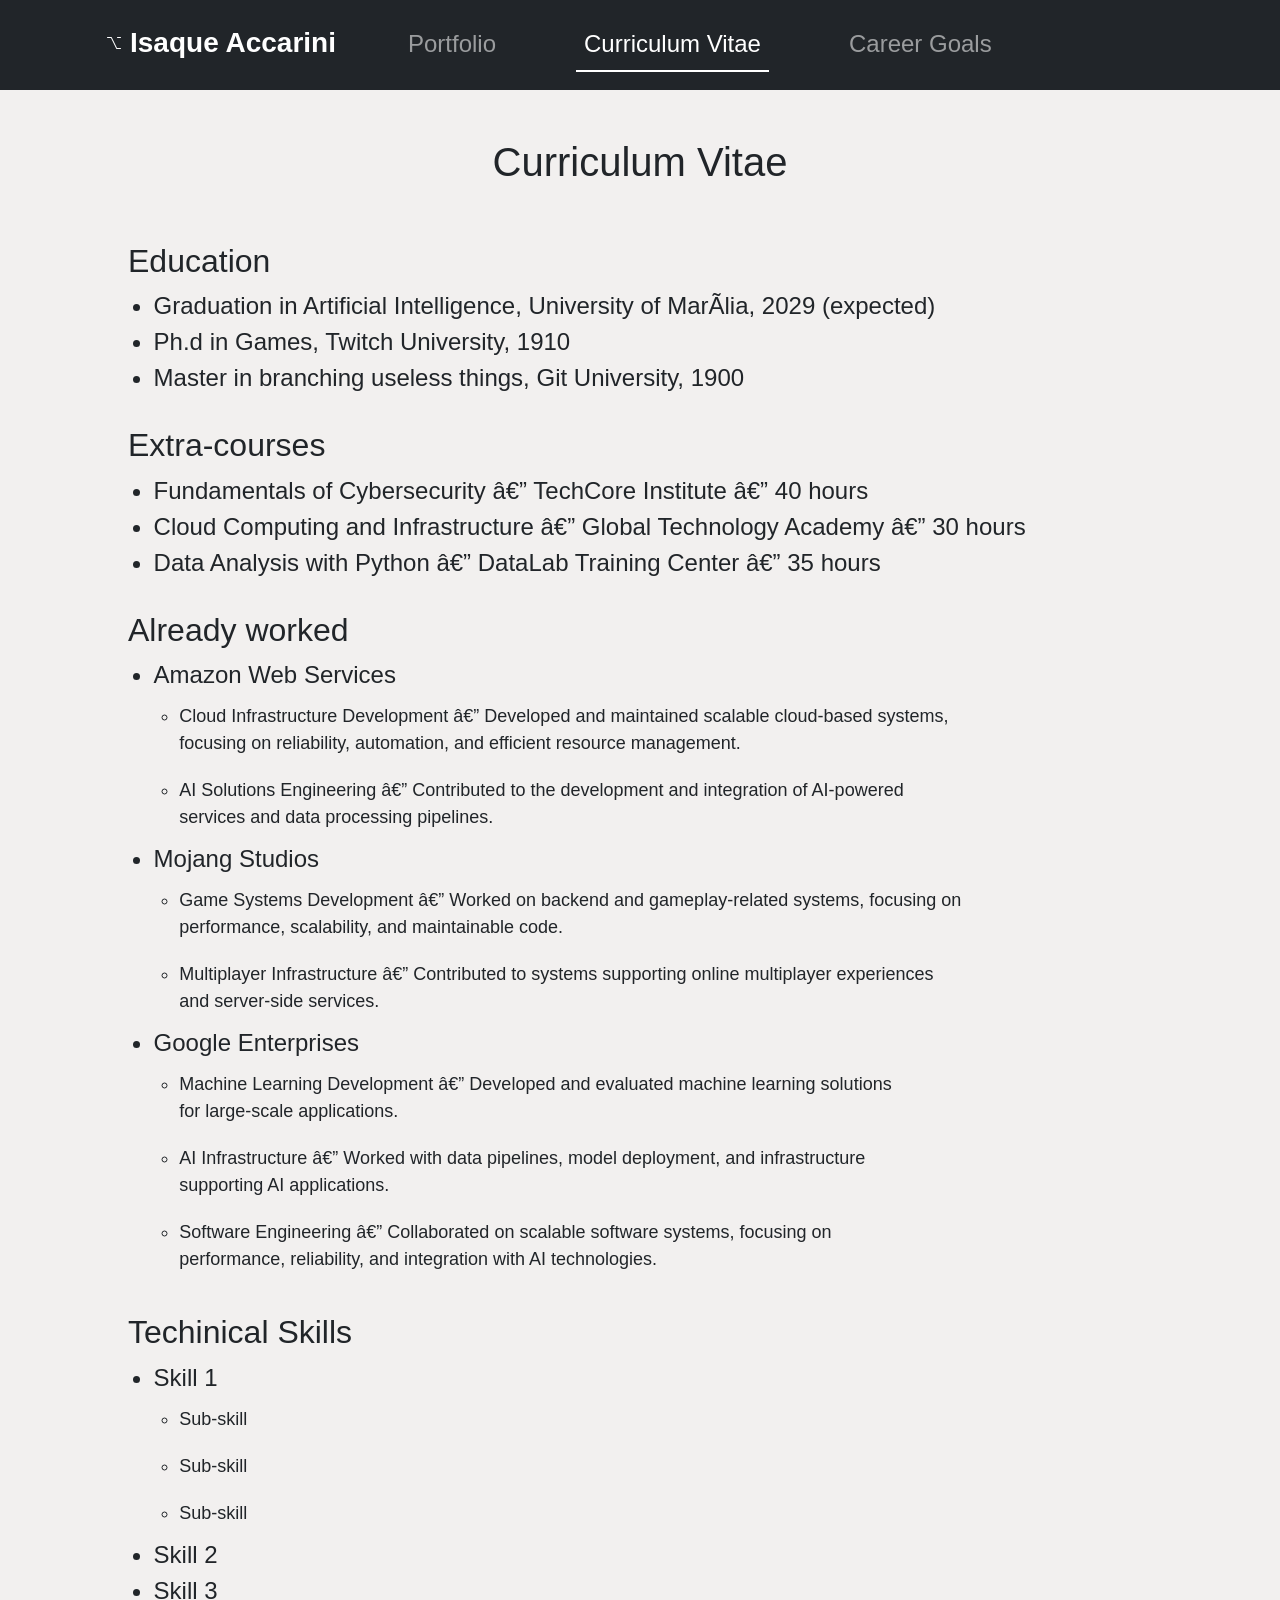
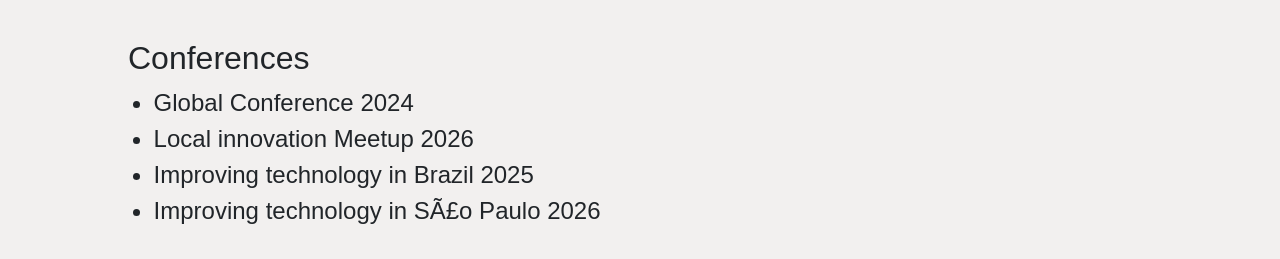
<file: pages/cv.html>
<!DOCTYPE html>

<html lang="en">

<head>
    <link href="https://fonts.cdnfonts.com/css/sf-pro-display" rel="stylesheet">
    <link href="https://cdn.jsdelivr.net/npm/bootstrap@5.3.8/dist/css/bootstrap.min.css" rel="stylesheet"
        integrity="sha384-sRIl4kxILFvY47J16cr9ZwB07vP4J8+LH7qKQnuqkuIAvNWLzeN8tE5YBujZqJLB" crossorigin="anonymous">
    <link href="../assets/css/styles.css" rel="stylesheet">
    <link rel="stylesheet" href="../assets/css/cv.css">
    <title>Isaque Accarini | Aspiring AI Engineer</title>
</head>

<body>
    <header>
        <nav class="navbar navbar-dark navbar-expand-lg bg-dark">
            <div class="container-xl">
                <a href="../index.html" class="navbar-brand ms-4 gap-2 d-inline-flex align-items-center fw-bold fs-3">
                    <svg xmlns="http://www.w3.org/2000/svg" width="16" height="16" fill="currentColor"
                        class="bi bi-option" viewBox="0 0 16 16">
                        <path
                            d="M1 2.5a.5.5 0 0 1 .5-.5h3.797a.5.5 0 0 1 .439.26L11 13h3.5a.5.5 0 0 1 0 1h-3.797a.5.5 0 0 1-.439-.26L5 3H1.5a.5.5 0 0 1-.5-.5m10 0a.5.5 0 0 1 .5-.5h3a.5.5 0 0 1 0 1h-3a.5.5 0 0 1-.5-.5" />
                    </svg>
                    Isaque Accarini
                </a>
                <button class="navbar-toggler" type="button" data-bs-toggle="collapse"
                    data-bs-target="#navbarSupportedContent" aria-controls="navbarSupportedContent"
                    aria-expanded="false" aria-label="Toggle navigation">
                    <span class="navbar-toggler-icon"></span>
                </button>
                <div class="collapse navbar-collapse" id="navbarSupportedContent">
                    <ul class="navbar-nav ms-5 me-auto gap-4 fs-4">
                        <li class="nav-item">
                            <a href="portfolio.html" class="nav-link">Portfolio</a>
                        </li>
                        <li class="nav-item ms-lg-5 me-md-5">
                            <a href="#" class="nav-link active">Curriculum Vitae</a>
                        </li>
                        <li class="nav-item">
                            <a href="career.html" class="nav-link">Career Goals</a>
                        </li>
                    </ul>
                </div>
            </div>
        </nav>
    </header>
    <main class="bg-offwhite">
        <div class="container-xxl">
            <div class="row py-5 text-center">
                <div class="col">
                    <h1>Curriculum Vitae</h1>
                </div>
            </div>
        </div>
        <section>
            <div class="container-xxl" id="cv-cont">

                <h2>Education</h2>
                <ul class="cv-ul">
                    <li>Graduation in Artificial Intelligence, University of Marília, 2029 (expected)</li>
                    <li>Ph.d in Games, Twitch University, 1910</li>
                    <li>Master in branching useless things, Git University, 1900</li>
                </ul>

                <h2>Extra-courses</h2>
                <ul class="cv-ul">
                    <li>Fundamentals of Cybersecurity — TechCore Institute — 40 hours</li>
                    <li>Cloud Computing and Infrastructure — Global Technology Academy — 30 hours</li>
                    <li>Data Analysis with Python — DataLab Training Center — 35 hours</li>
                </ul>

                <h2>Already worked</h2>
                <ul class="cv-ul">
                    <li>
                        Amazon Web Services
                        <ul>
                            <li>Cloud Infrastructure Development — Developed and maintained scalable cloud-based systems,<br>
                                focusing on reliability, automation, and efficient resource management.</li>
                            <li>AI Solutions Engineering — Contributed to the development and integration of AI-powered <br> 
                                services and data processing pipelines.</li>
                        </ul>
                    </li>
                    <li>
                        Mojang Studios
                        <ul>
                            <li>Game Systems Development — Worked on backend and gameplay-related systems, focusing on <br>
                                performance, scalability, and maintainable code.</li>
                            <li>Multiplayer Infrastructure — Contributed to systems supporting online multiplayer experiences <br>
                                and server-side services.</li>
                        </ul>
                    </li>
                    <li>
                        Google Enterprises
                        <ul>
                            <li>Machine Learning Development — Developed and evaluated machine learning solutions <br>
                                for large-scale applications.</li>
                            <li>AI Infrastructure — Worked with data pipelines, model deployment, and infrastructure <br>
                                supporting AI applications.</li>
                            <li>Software Engineering — Collaborated on scalable software systems, focusing on <br>
                                performance, reliability, and integration with AI technologies.</li>
                        </ul>
                    </li>
                </ul>

                <h2>Techinical Skills</h2>
                <ul class="cv-ul">
                    <li>
                        Skill 1
                        <ul>
                            <li>Sub-skill</li>
                            <li>Sub-skill</li>
                            <li>Sub-skill</li>
                        </ul>
                    </li>
                    <li>Skill 2</li>
                    <li>Skill 3</li>
                </ul>

                <h2>Conferences</h2>
                <ul class="cv-ul">
                    <li>Global Conference 2024</li>
                    <li>Local innovation Meetup 2026</li>
                    <li>Improving technology in Brazil 2025</li>
                    <li>Improving technology in São Paulo 2026</li>
                </ul>
            </div>
        </section>
    </main>
    <script src="https://cdn.jsdelivr.net/npm/bootstrap@5.3.8/dist/js/bootstrap.bundle.min.js"
        integrity="sha384-FKyoEForCGlyvwx9Hj09JcYn3nv7wiPVlz7YYwJrWVcXK/BmnVDxM+D2scQbITxI" crossorigin="anonymous">
        </script>
</body>

</html>
</file>
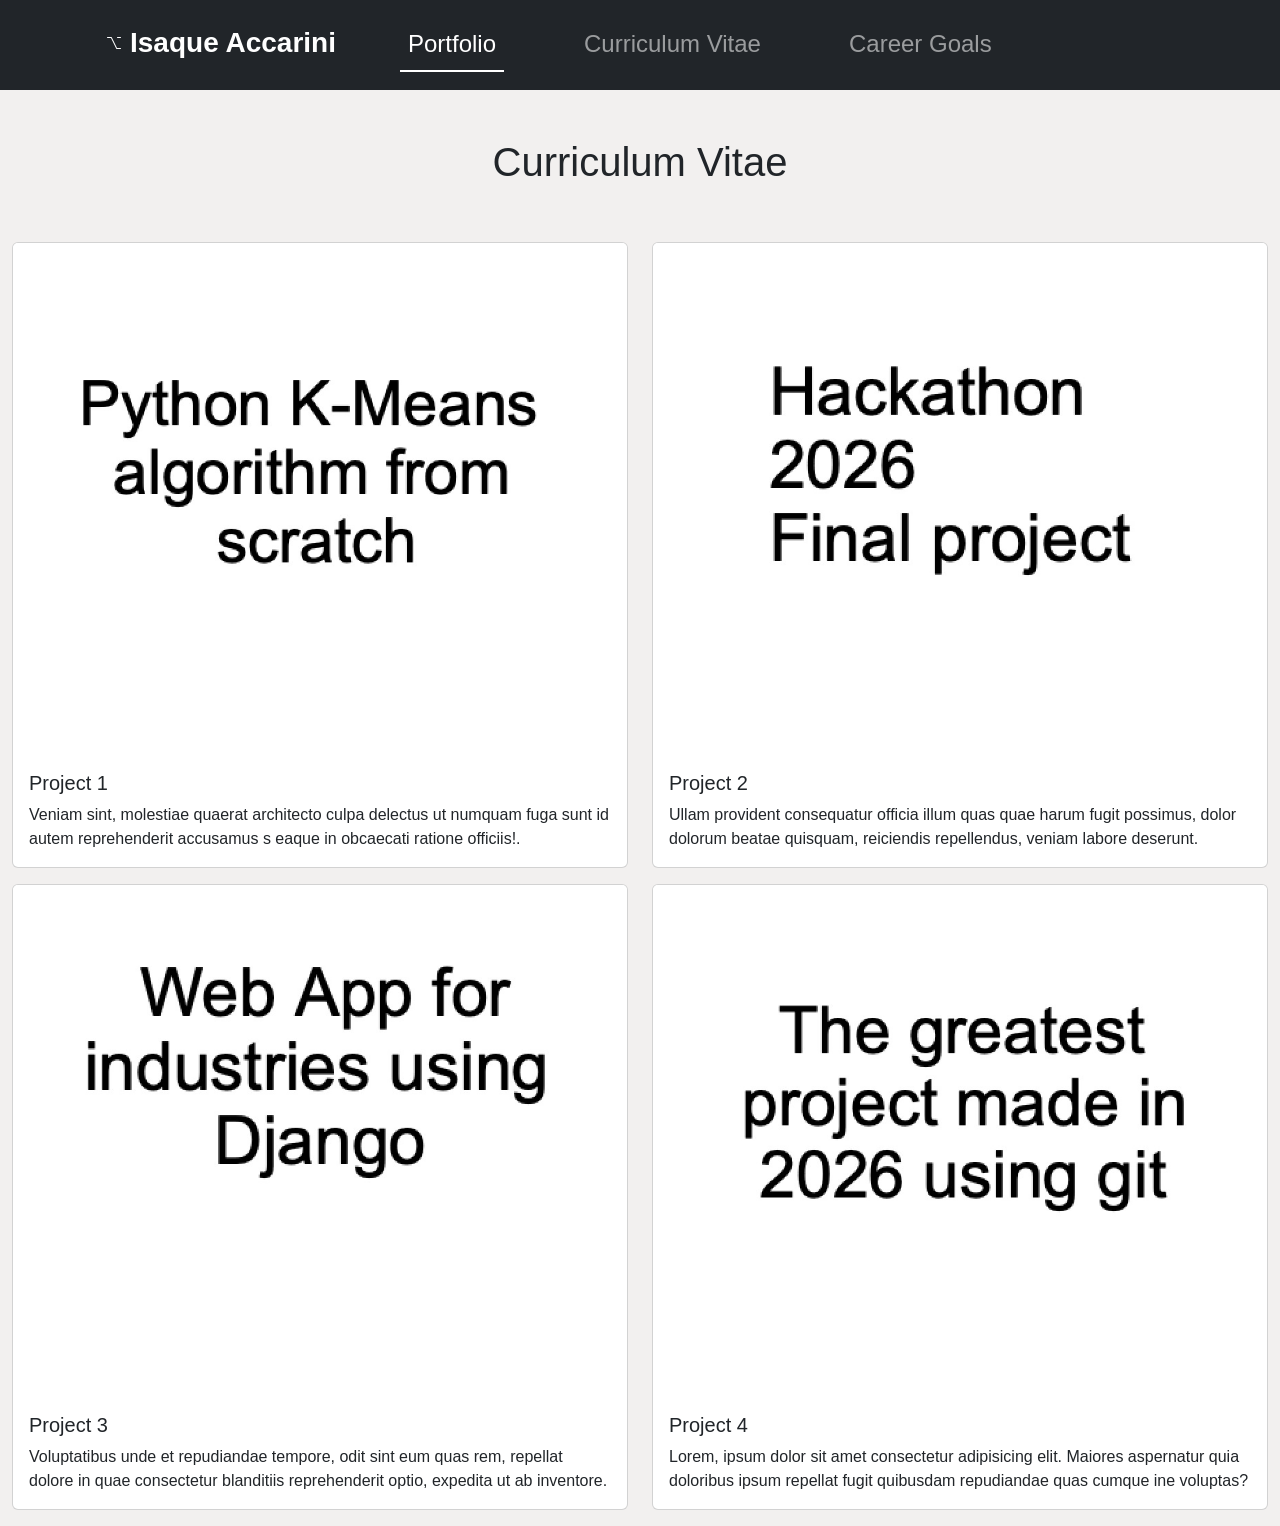
<file: pages/portfolio.html>
<!DOCTYPE html>

<html lang="en">

<head>
    <link href="https://fonts.cdnfonts.com/css/sf-pro-display" rel="stylesheet">
    <link href="https://cdn.jsdelivr.net/npm/bootstrap@5.3.8/dist/css/bootstrap.min.css" rel="stylesheet"
        integrity="sha384-sRIl4kxILFvY47J16cr9ZwB07vP4J8+LH7qKQnuqkuIAvNWLzeN8tE5YBujZqJLB" crossorigin="anonymous">
    <link href="../assets/css/styles.css" rel="stylesheet">
    <link rel="stylesheet" href="../assets/css/portfolio.css">
    <title>Isaque Accarini | Aspiring AI Engineer</title>
</head>

<body>
    <header>
        <nav class="navbar navbar-dark navbar-expand-lg bg-dark">
            <div class="container-xl">
                <a href="../index.html" class="navbar-brand ms-4 gap-2 d-inline-flex align-items-center fw-bold fs-3">
                    <svg xmlns="http://www.w3.org/2000/svg" width="16" height="16" fill="currentColor"
                        class="bi bi-option" viewBox="0 0 16 16">
                        <path
                            d="M1 2.5a.5.5 0 0 1 .5-.5h3.797a.5.5 0 0 1 .439.26L11 13h3.5a.5.5 0 0 1 0 1h-3.797a.5.5 0 0 1-.439-.26L5 3H1.5a.5.5 0 0 1-.5-.5m10 0a.5.5 0 0 1 .5-.5h3a.5.5 0 0 1 0 1h-3a.5.5 0 0 1-.5-.5" />
                    </svg>
                    Isaque Accarini
                </a>
                <button class="navbar-toggler" type="button" data-bs-toggle="collapse"
                    data-bs-target="#navbarSupportedContent" aria-controls="navbarSupportedContent"
                    aria-expanded="false" aria-label="Toggle navigation">
                    <span class="navbar-toggler-icon"></span>
                </button>
                <div class="collapse navbar-collapse" id="navbarSupportedContent">
                    <ul class="navbar-nav ms-5 me-auto gap-4 fs-4">
                        <li class="nav-item">
                            <a href="#" class="nav-link active">Portfolio</a>
                        </li>
                        <li class="nav-item ms-lg-5 me-md-5">
                            <a href="cv.html" class="nav-link">Curriculum Vitae</a>
                        </li>
                        <li class="nav-item">
                            <a href="career.html" class="nav-link">Career Goals</a>
                        </li>
                    </ul>
                </div>
            </div>
        </nav>
    </header>
    <main class="bg-offwhite">

        <section>
            <div class="container-xxl">
                <div class="row py-5 text-center">
                    <div class="col">
                        <h1>Curriculum Vitae</h1>
                    </div>
                </div>
            </div>
        </section>

        <section>
            <div class="container-xxl">
                <div class="row">
                    <div class="col">
                        <div class="card mb-3">
                            <img src="../assets/img/portfolio_img_1.jpg" class="card-img-top" alt="Portfolio first card">
                            <div class="card-body">
                                <h5 class="card-title">Project 1</h5>
                                <p class="card-text">
                                    Veniam sint, molestiae quaerat architecto culpa delectus ut numquam
                                    fuga sunt id autem reprehenderit accusamus s eaque in obcaecati ratione officiis!.
                                </p>
                            </div>
                        </div>
                    </div>
                    <div class="col">
                        <div class="card mb-3">
                            <img src="../assets/img/portfolio_img_2.jpg" class="card-img-top" alt="Portfolio second card">
                            <div class="card-body">
                                <h5 class="card-title">Project 2</h5>
                                <p class="card-text">
                                    Ullam provident consequatur officia illum quas quae harum fugit possimus, 
                                    dolor dolorum beatae quisquam, reiciendis repellendus, veniam labore deserunt.
                                </p>
                            </div>
                        </div>
                    </div>
                </div>
                <div class="row">
                    <div class="col">
                        <div class="card mb-3">
                            <img src="../assets/img/portfolio_img_3.jpg" class="card-img-top" alt="Portfolio third card">
                            <div class="card-body">
                                <h5 class="card-title">Project 3</h5>
                                <p class="card-text">
                                    Voluptatibus unde et repudiandae tempore, odit sint eum quas rem, repellat 
                                    dolore in quae consectetur blanditiis reprehenderit optio, expedita ut ab inventore.
                                </p>
                            </div>
                        </div>
                    </div>
                    <div class="col">
                        <div class="card mb-3">
                            <img src="../assets/img/portfolio_img_4.jpg" class="card-img-top" alt="Portfolio fourth card">
                            <div class="card-body">
                                <h5 class="card-title">Project 4</h5>
                                <p class="card-text">
                                    Lorem, ipsum dolor sit amet consectetur adipisicing elit. Maiores aspernatur 
                                    quia doloribus ipsum repellat fugit quibusdam repudiandae quas cumque ine voluptas?
                                </p>
                            </div>
                        </div>
                    </div>
                </div>
            </div>
        </section>
    </main>
    <script src="https://cdn.jsdelivr.net/npm/bootstrap@5.3.8/dist/js/bootstrap.bundle.min.js"
        integrity="sha384-FKyoEForCGlyvwx9Hj09JcYn3nv7wiPVlz7YYwJrWVcXK/BmnVDxM+D2scQbITxI" crossorigin="anonymous">
        </script>
</body>

</html>
</file>
<file: assets/css/career.css>
.wide-font{
    font-weight: bolder;
    font-size: 40px;
}
</file>
<file: assets/css/cv.css>
#cv-cont{
    padding-left: 10vw;
}

.cv-ul{
    padding-left: 2vw;
    padding-bottom: 30px;
    margin-bottom: 0;
    font-size: x-large
}

.cv-ul li > ul{
    font-size: large;
    padding-left: 2vw;
}

.cv-ul li > ul > li{
    padding: 10px 0 10px;
}
</file>
<file: assets/css/portfolio.css>
.card-img-top{
    height: 40vw;
    max-height: 600px;
    object-fit: cover;
}
</file>
<file: assets/css/styles.css>
:root {
  /* Altera a variável padrão de fonte do Bootstrap */
  --bs-body-font-family: 'SF Pro Display', -apple-system, BlinkMacSystemFont, "Segoe UI", Roboto, sans-serif;
}

.navbar-nav .nav-link, 
.navbar .navbar-brand {
    position: relative;
    width: fit-content;
    padding-bottom: 10px;
}

.navbar-nav .nav-link.active::after,
.navbar .navbar-brand.active::after {
    content: '';
    position: absolute;
    bottom: 0;
    left: 0;
    width: 100%;
    height: 2px;
    background-color: #ffffff;
    font-weight: bold;
    transition: width 0.3s ease, left 0.3s ease;
}

.navbar-nav .nav-link:not(.active)::after,
.navbar .navbar-brand:not(.active)::after {
    content: '';
    position: absolute;
    bottom: 0;
    left: 50%;
    width: 0;
    height: 2px;
    background-color: #aaaaaa;
    transition: width 0.3s ease, left 0.3s ease;
}

.navbar-nav .nav-link:not(.active):hover::after,
.navbar .navbar-brand:not(.active):hover::after {
    width: 100%;
    left: 0;
}

.navbar-collapse {
    margin: 10px 0 10px 0;
}

.bg-offwhite {
    background-color: #F2F0EF;
}

.bg-offwhite2 {
    background-color: #f2f0ef92;
}

.carousel-control-prev-icon,
.carousel-control-next-icon {
  background-color: rgba(0, 0, 0, 0.55);
  background-size: 50% 50%;
  border-radius: 50%;
  width: 42px;
  height: 42px;
  backdrop-filter: blur(4px);
}

.carousel-indicators {
  background-color: rgba(0, 0, 0, 0.55);
  border-radius: 10px;
  backdrop-filter: blur(4px);
}

.square-img {
  width: 100%;
  height: 50vh;
  object-fit: contain;
}
</file>
